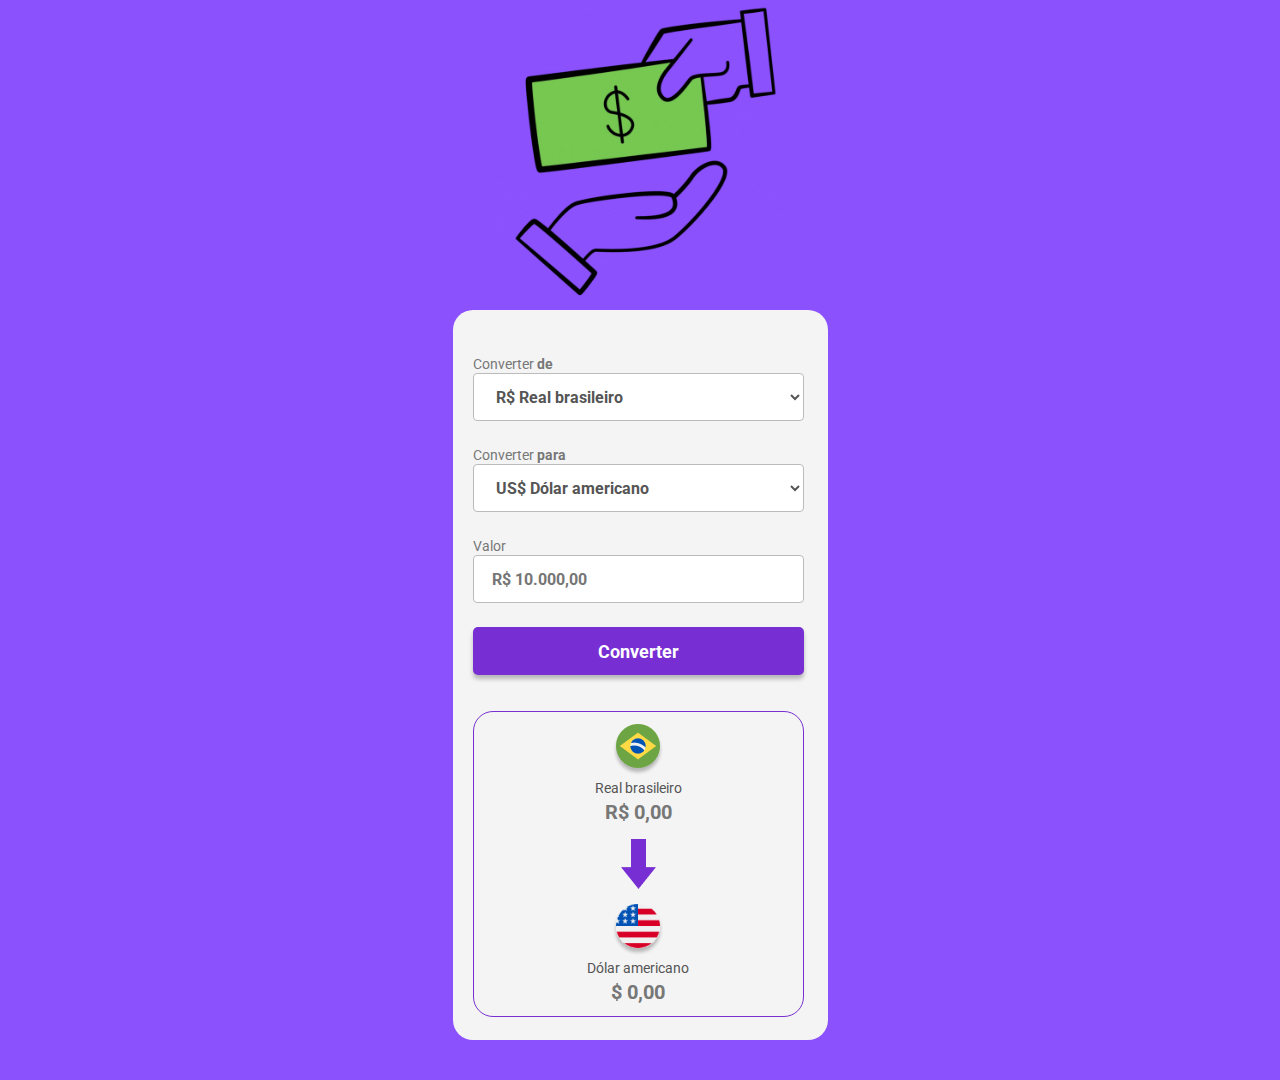
<file: index.html>
<!DOCTYPE html>
<html lang="pt-BR">
  <head>
    <meta charset="UTF-8" />
    <meta name="viewport" content="width=device-width, initial-scale=1.0" />
    <link rel="preconnect" href="https://fonts.googleapis.com" />
    <link rel="preconnect" href="https://fonts.gstatic.com" crossorigin />
    <link href="https://fonts.googleapis.com/css2?family=Roboto:wght@400;700&display=swap" rel="stylesheet" />
    <link rel="stylesheet" href="./src/style.css">
    <title>Convert Money</title>
  </head>
  <body>
    <img src="./assets/logo.gif" alt="logo-convert-money" class="logo">

    <main>
        <label>
            Converter <b>de</b>
            <select>
                <option>R$ Real brasileiro</option>
            </select>
        </label>

        <label>
            Converter <b>para</b>
            <select class="currency-select">
                <option value="dolar">US$ Dólar americano</option>
                <option value="euro">€ Euro</option>
                <option value="libra">£ Libra</option>
                <option value="bitcoin">$ Bitcoin</option>
            </select>
        </label>

        <label>
            Valor
            <input class="input-currency" placeholder="R$ 10.000,00">
        </label>

        <button class="convert-button">Converter</button>

        <section>
            <div class="currency-box">
                <img src="./assets/real.png" alt="logo-moeda-a-converter">
                <p class="currency">Real brasileiro</p>
                <p class="currency-value-to-convert">R$ 0,00</p>
            </div>

            <img src="./assets/arrow.png" alt="seta" class="arrow-img">

            <div class="currency-box">
                <img src="./assets/dolar.png" alt="logo-moeda-convertida" class="currency-img">
                <p class="currency" id="currency-name">Dólar americano</p>
                <p class="currency-value">$ 0,00</p>
            </div>
        </section>
    </main>

  </body>
  <script src="./src/scripts.js"></script>
</html>
</file>
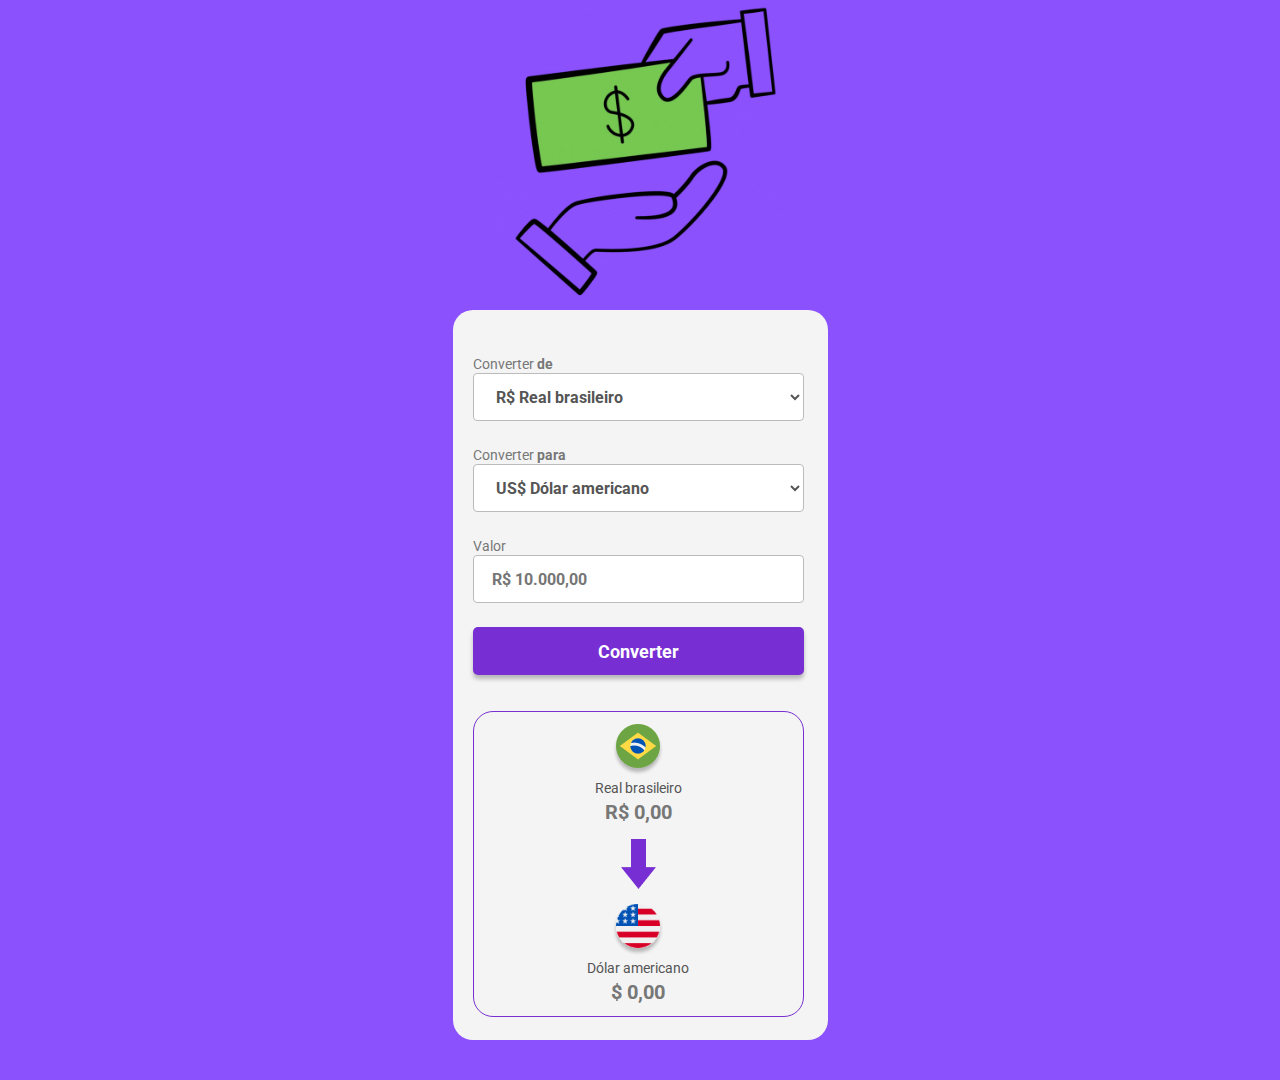
<file: src/index.html>
<!DOCTYPE html>
<html lang="pt-BR">
  <head>
    <meta charset="UTF-8" />
    <meta name="viewport" content="width=device-width, initial-scale=1.0" />
    <link rel="preconnect" href="https://fonts.googleapis.com" />
    <link rel="preconnect" href="https://fonts.gstatic.com" crossorigin />
    <link href="https://fonts.googleapis.com/css2?family=Roboto:wght@400;700&display=swap" rel="stylesheet" />
    <link rel="stylesheet" href="style.css">
    <title>Convert Money</title>
  </head>
  <body>
    <img src="../assets/logo.gif" alt="logo-convert-money" class="logo">

    <main>
        <label>
            Converter <b>de</b>
            <select>
                <option>R$ Real brasileiro</option>
            </select>
        </label>

        <label>
            Converter <b>para</b>
            <select class="currency-select">
                <option value="dolar">US$ Dólar americano</option>
                <option value="euro">€ Euro</option>
            </select>
        </label>

        <label>
            Valor
            <input class="input-currency" placeholder="R$ 10.000,00">
        </label>

        <button class="convert-button">Converter</button>

        <section>
            <div class="currency-box">
                <img src="../assets/real.png" alt="logo-moeda-a-converter">
                <p class="currency">Real brasileiro</p>
                <p class="currency-value-to-convert">R$ 0,00</p>
            </div>

            <img src="../assets/arrow.png" alt="seta" class="arrow-img">

            <div class="currency-box">
                <img src="../assets/dolar.png" alt="logo-moeda-convertida" class="currency-img">
                <p class="currency" id="currency-name">Dólar americano</p>
                <p class="currency-value">$ 0,00</p>
            </div>
        </section>
    </main>

  </body>
  <script src="./scripts.js"></script>
</html>
</file>
<file: src/style.css>
* {
    margin: 0;
    padding: 0;
    box-sizing: border-box;
    font-family: 'Roboto', sans-serif;
    outline: none;
}

body {
    background-color: #8A51FC;
    display: flex;
    flex-direction: column;
    align-items: center;
}

.logo {
    width: 300px;
    margin-bottom: 10px;
}

main {
    width: 375px;
    background-color: #F4F4F4;
    border-radius: 20px;
    margin: 0 auto 40px;
    padding: 44px 24px 23px 20px;
}

label {
    color: #777;
    font-size: 14px;
    font-weight: 400;
}

select, input {
    border-radius: 4px;
    border: 1px solid #BBB;
    background: #FFF;
    height: 48px;
    width: 100%;
    margin-bottom: 24px;
    padding-left: 18px;
    font-weight: 700;
    font-size: 16px;
    color: #555;
}

select {
    cursor: pointer;
}

button {
    border-radius: 5px;
    background: #772FD3;
    box-shadow: 0px 4px 4px 0px rgba(0, 0, 0, 0.25);
    width: 100%;
    height: 48px;
    border: none;
    color: #FFF;
    font-size: 18px;
    font-weight: 700;
    cursor: pointer;
}

button:hover{
    opacity: 0.8;
}

button:active{
    opacity: 0.6;
}

section {
    border-radius: 20px;
    border: 1px solid #772FD3;
    margin-top: 36px;
    padding: 12px;
    display: flex;
    flex-direction: column;
    align-items: center;   
}

.arrow-img {
    margin: 15px 0;
}

.currency-box {
    display: flex;
    flex-direction: column;
    align-items: center;
    gap: 4px;
}

.currency {
    color: #555555;
    font-size: 14px;
}

.currency-value, .currency-value-to-convert {
    color: #777777;
    font-size: 20px;
    font-weight: 700;
}
</file>
